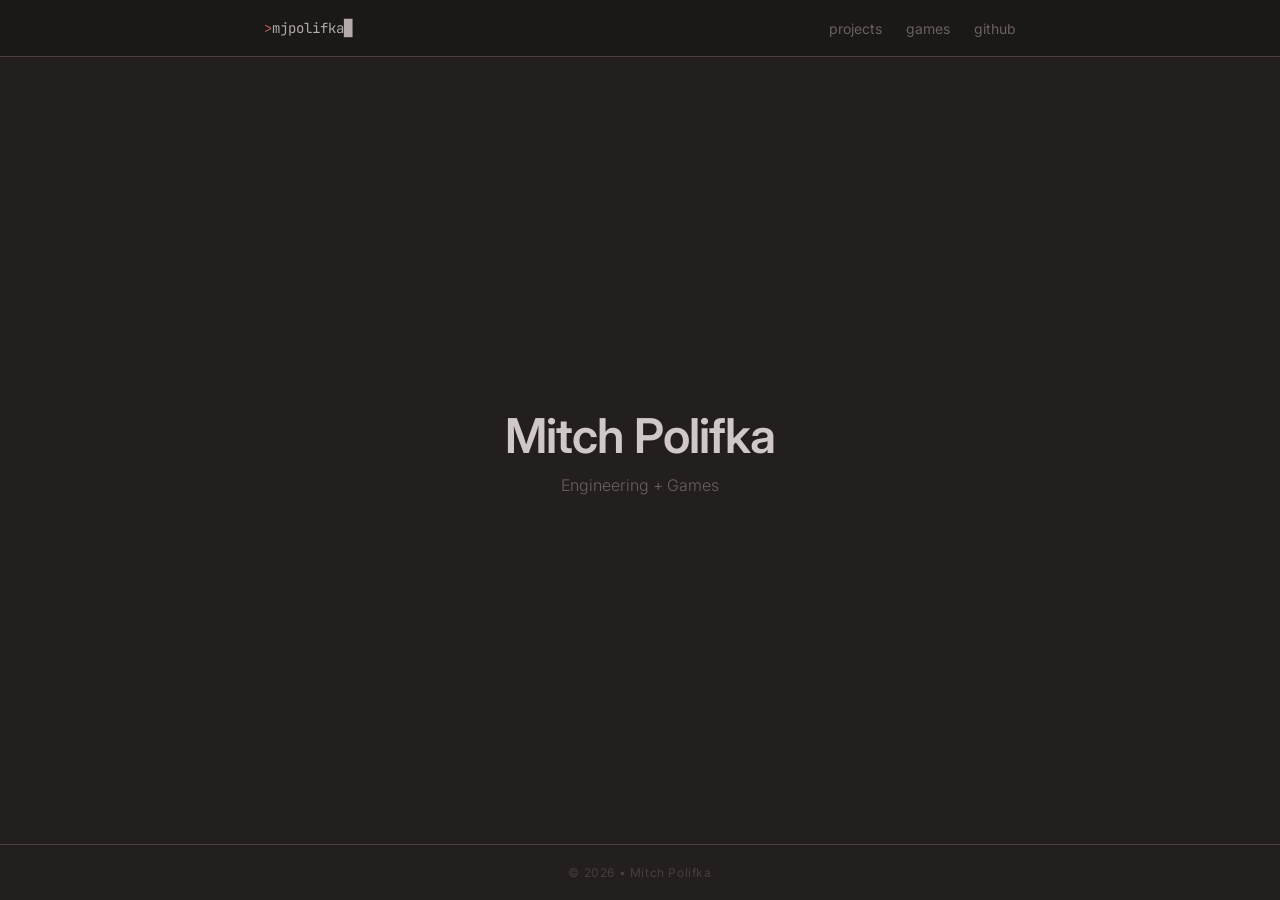
<file: index.html>
<!DOCTYPE html>
<html lang="en">
<head>
  <meta charset="UTF-8" />
  <meta name="viewport" content="width=device-width, initial-scale=1.0" />
  <title>Mitch Polifka</title>
  <link rel="preconnect" href="https://fonts.googleapis.com" />
  <link rel="preconnect" href="https://fonts.gstatic.com" crossorigin />
  <link href="https://fonts.googleapis.com/css2?family=Inter:wght@300;400;600&family=JetBrains+Mono:wght@400&display=swap" rel="stylesheet" />
  <link rel="stylesheet" href="style.css">
</head>
<body>

  <header class="header">
    <nav class="nav">
      <a class="logo" href="/">
        <span class="logo-prompt">&gt;</span>
        <span class="logo-text"> mjpolifka </span>
        <span class="logo-cursor">&#x2588;</span>
      </a>
      <ul class="nav-links">
        <li><a href="/projects.html">projects</a></li>
        <li><a href="/games.html">games</a></li>
        <li><a href="https://github.com/mjpolifka" target="_blank" rel="noopener">github</a></li>
      </ul>
    </nav>
  </header>

  <main class="main">
    <div class="hero">
      <h1 class="hero-title">Mitch Polifka</h1>
      <p class="hero-sub">Engineering + Games</p>
    </div>
  </main>

  <footer class="footer">
    <p>© 2026 • Mitch Polifka</p>
  </footer>

</body>
</html>
</file>
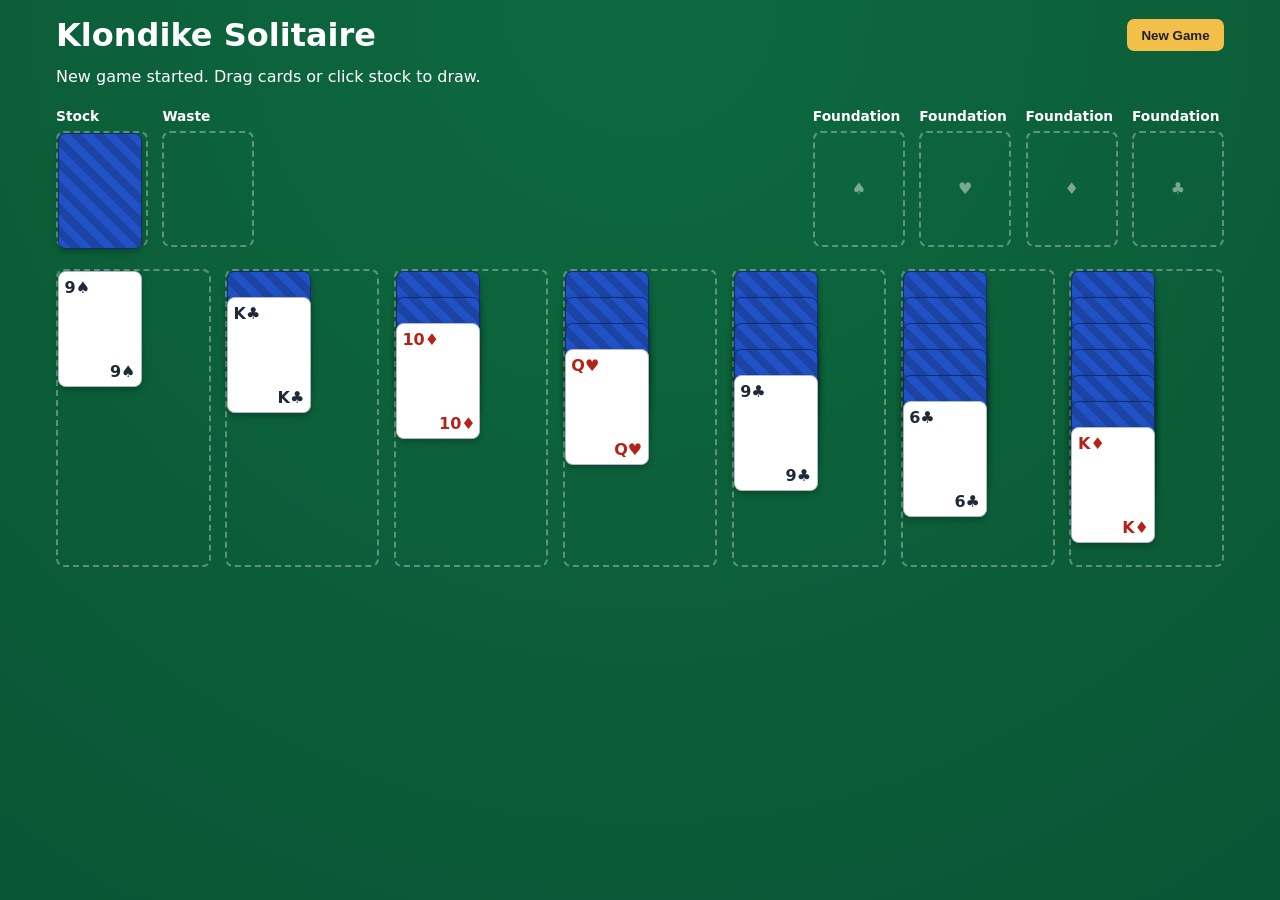
<file: solitAIre/index.html>
<!DOCTYPE html>
<html lang="en">
  <head>
    <meta charset="UTF-8" />
    <meta name="viewport" content="width=device-width, initial-scale=1.0" />
    <title>Klondike Solitaire</title>
    <link rel="stylesheet" href="styles.css" />
  </head>
  <body>
    <main class="game-shell">
      <header class="top-bar">
        <h1>Klondike Solitaire</h1>
        <div class="controls">
          <button id="new-game" type="button">New Game</button>
        </div>
      </header>

      <section class="status-row">
        <p id="status">Drag cards to move them. Click stock to draw.</p>
      </section>

      <section class="board" aria-label="Solitaire board">
        <div class="row top-row">
          <div class="pile-slot" data-pile-type="stock" data-pile-index="0">
            <h2>Stock</h2>
            <div id="stock" class="pile cards-stack" role="button" tabindex="0" aria-label="Stock pile"></div>
          </div>
          <div class="pile-slot" data-pile-type="waste" data-pile-index="0">
            <h2>Waste</h2>
            <div id="waste" class="pile" aria-label="Waste pile"></div>
          </div>
          <div class="spacer"></div>
          <div id="foundations" class="foundations"></div>
        </div>

        <div id="tableau" class="tableau-row"></div>
      </section>
    </main>

    <dialog id="win-modal">
      <h2>You won! 🎉</h2>
      <p>Great game. Start another?</p>
      <form method="dialog">
        <button id="play-again" value="default">Play again</button>
      </form>
    </dialog>

    <script src="app.js"></script>
  </body>
</html>
</file>
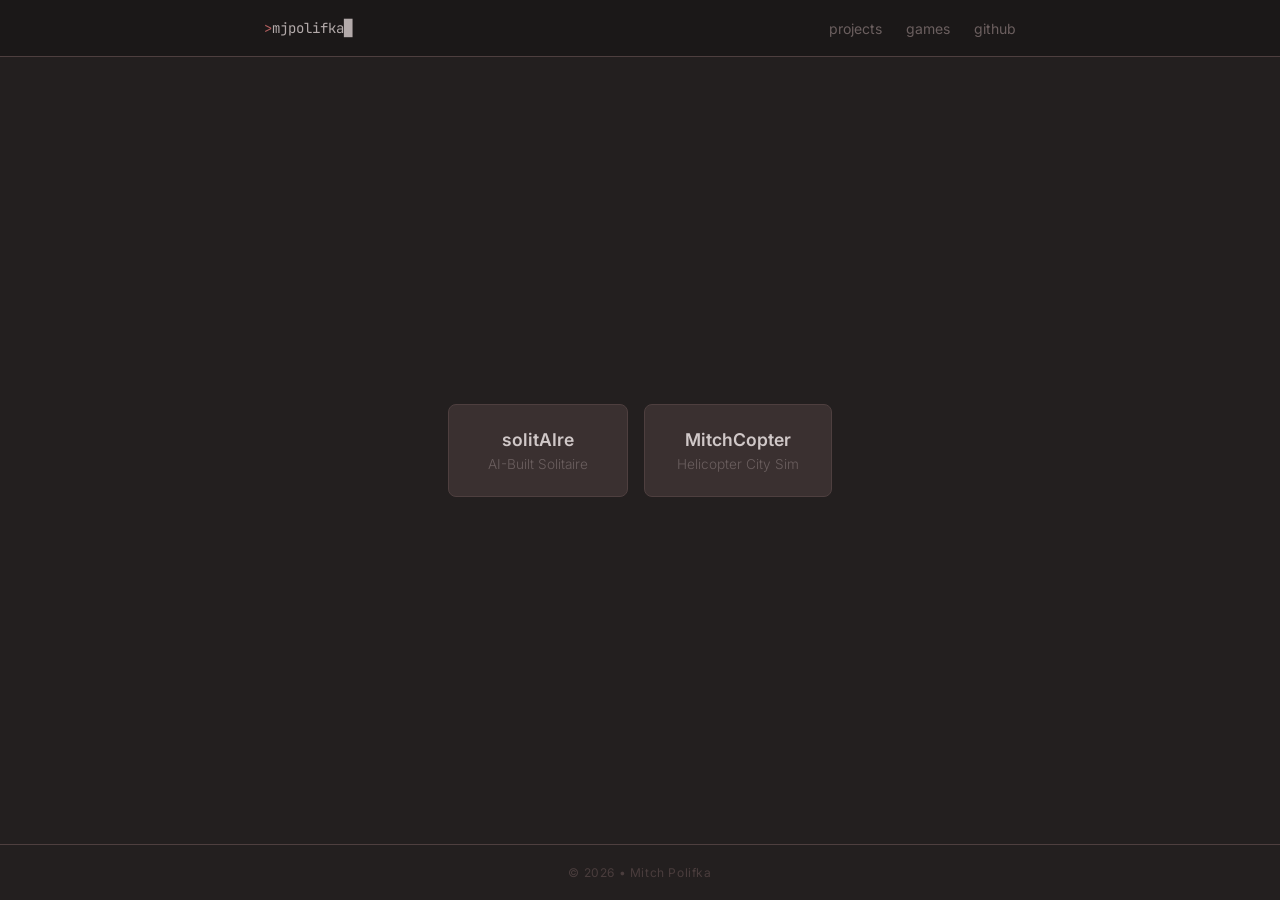
<file: games.html>
<!DOCTYPE html>
<html lang="en">
<head>
  <meta charset="UTF-8" />
  <meta name="viewport" content="width=device-width, initial-scale=1.0" />
  <title>Games | Mitch Polifka</title>
  <link rel="preconnect" href="https://fonts.googleapis.com" />
  <link rel="preconnect" href="https://fonts.gstatic.com" crossorigin />
  <link href="https://fonts.googleapis.com/css2?family=Inter:wght@300;400;600&family=JetBrains+Mono:wght@400&display=swap" rel="stylesheet" />
  <link rel="stylesheet" href="style.css">
</head>
<body>

  <header class="header">
    <nav class="nav">
      <a class="logo" href="/">
        <span class="logo-prompt">&gt;</span>
        <span class="logo-text"> mjpolifka </span>
        <span class="logo-cursor">&#x2588;</span>
      </a>
      <ul class="nav-links">
        <li><a href="/projects.html">projects</a></li>
        <li><a href="/games.html">games</a></li>
        <li><a href="https://github.com/mjpolifka" target="_blank" rel="noopener">github</a></li>
      </ul>
    </nav>
  </header>

  <main class="main">
    <section class="projects">
      <a href="https://mjpolifka.github.io/solitAIre/" class="project-card">
        <h2 class="project-name">solitAIre</h2>
        <p class="project-desc">AI-Built Solitaire</p>
      </a>
      <a href="https://mjpolifka.github.io/MitchCopter" class="project-card">
        <h2 class="project-name">MitchCopter</h2>
        <p class="project-desc">Helicopter City Sim</p>
      </a>
    </section>
  </main>

  <footer class="footer">
    <p>© 2026 • Mitch Polifka</p>
  </footer>

</body>
</html>
</file>
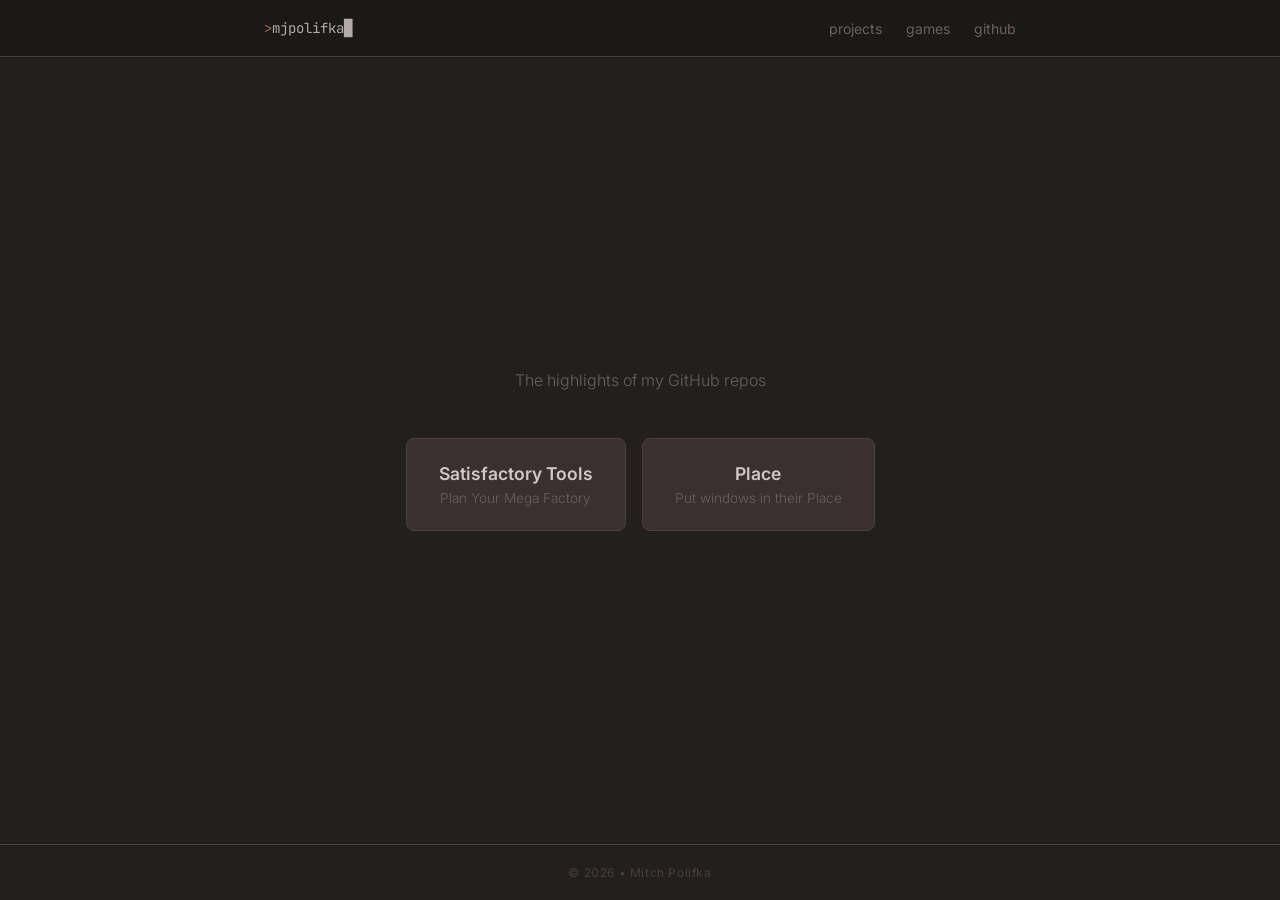
<file: projects.html>
<!DOCTYPE html>
<html lang="en">
<head>
  <meta charset="UTF-8" />
  <meta name="viewport" content="width=device-width, initial-scale=1.0" />
  <title>Projects | Mitch Polifka</title>
  <link rel="preconnect" href="https://fonts.googleapis.com" />
  <link rel="preconnect" href="https://fonts.gstatic.com" crossorigin />
  <link href="https://fonts.googleapis.com/css2?family=Inter:wght@300;400;600&family=JetBrains+Mono:wght@400&display=swap" rel="stylesheet" />
  <link rel="stylesheet" href="style.css">
</head>
<body>

  <header class="header">
    <nav class="nav">
      <a class="logo" href="/">
        <span class="logo-prompt">&gt;</span>
        <span class="logo-text"> mjpolifka </span>
        <span class="logo-cursor">&#x2588;</span>
      </a>
      <ul class="nav-links">
        <li><a href="/projects.html">projects</a></li>
        <li><a href="/games.html">games</a></li>
        <li><a href="https://github.com/mjpolifka" target="_blank" rel="noopener">github</a></li>
      </ul>
    </nav>
  </header>

  <main class="main">
    <div class="hero">
      <p class="hero-sub">The highlights of my GitHub repos</p>
    </div>
    <section class="projects">
      <a href="https://github.com/mjpolifka/satisfactory-tools" class="project-card">
        <h2 class="project-name">Satisfactory Tools</h2>
        <p class="project-desc">Plan Your Mega Factory</p>
      </a>
      <a href="https://github.com/mjpolifka/place" class="project-card">
        <h2 class="project-name">Place</h2>
        <p class="project-desc">Put windows in their Place</p>
      </a>
    </section>
  </main>

  <footer class="footer">
    <p>© 2026 • Mitch Polifka</p>
  </footer>

</body>
</html>
</file>
<file: style.css>
*, *::before, *::after {
  box-sizing: border-box;
  margin: 0;
  padding: 0;
}

:root {
  --bg:           #231f1f;
  --nav-bg:       #1b1818;
  --text:         #b3aaaa;
  --text-bright:  #d0c8c8;
  --text-muted:   #6b5f5f;
  --text-dim:     #4a3d3d;
  --border:       #4e3f3f;
  --accent:       #b56060;
  --card-bg:      #3a3030;
  --card-hover:   #443838;
}

html, body {
  height: 100%;
}

body {
  font-family: 'Inter', -apple-system, BlinkMacSystemFont, 'Segoe UI', sans-serif;
  background: var(--bg);
  color: var(--text);
  min-height: 100vh;
  display: flex;
  flex-direction: column;
  -webkit-font-smoothing: antialiased;
}

/* ── Header / Nav ── */

.header {
  background: var(--nav-bg);
  border-bottom: 1px solid var(--border);
  position: sticky;
  top: 0;
  z-index: 10;
}

.nav {
  max-width: 800px;
  margin: 0 auto;
  padding: 0 1.5rem;
  height: 56px;
  display: flex;
  align-items: center;
  justify-content: space-between;
}

.logo {
  font-family: 'JetBrains Mono', 'Courier New', monospace;
  font-size: 14px;
  color: var(--text);
  text-decoration: none;
  display: flex;
  align-items: center;
  gap: 0;
}

.logo-prompt {
  color: var(--accent);
}

.logo-cursor {
  color: var(--text);
  animation: blink 1s step-end infinite;
}

@keyframes blink {
  50% { opacity: 0; }
}

.nav-links {
  list-style: none;
  display: flex;
  gap: 1.5rem;
}

.nav-links a {
  color: var(--text-muted);
  text-decoration: none;
  font-size: 14px;
  font-weight: 400;
  transition: color 0.2s;
}

.nav-links a:hover {
  color: var(--text);
}

/* ── Main ── */

.main {
  flex: 1;
  display: flex;
  flex-direction: column;
  align-items: center;
  justify-content: center;
  padding: 4rem 1.5rem;
  gap: 3rem;
}

/* ── Hero ── */

.hero {
  text-align: center;
  display: flex;
  flex-direction: column;
  align-items: center;
  gap: 0.6rem;
}

.hero-title {
  font-size: clamp(2rem, 6vw, 3rem);
  font-weight: 600;
  letter-spacing: -0.02em;
  color: var(--text-bright);
}

.hero-sub {
  font-size: 1rem;
  color: var(--text-muted);
  font-weight: 300;
}

.hero-icons {
  display: flex;
  gap: 1rem;
  margin-top: 0.5rem;
}

.icon-link {
  color: var(--text-dim);
  display: flex;
  align-items: center;
  transition: color 0.2s;
}

.icon-link:hover {
  color: var(--text);
}

/* ── Projects ── */

.projects {
  display: flex;
  gap: 1rem;
  flex-wrap: wrap;
  justify-content: center;
}

.project-card {
  display: block;
  background: var(--card-bg);
  border: 1px solid var(--border);
  border-radius: 8px;
  padding: 1.5rem 2rem;
  text-decoration: none;
  color: var(--text);
  min-width: 180px;
  text-align: center;
  transition: background 0.2s, border-color 0.2s, transform 0.15s;
}

.project-card:hover {
  background: var(--card-hover);
  border-color: var(--accent);
  transform: translateY(-2px);
}

.project-name {
  font-size: 1.1rem;
  font-weight: 600;
  margin-bottom: 0.35rem;
  color: var(--text-bright);
}

.project-desc {
  font-size: 0.85rem;
  color: var(--text-muted);
  font-weight: 300;
}

/* ── Footer ── */

.footer {
  padding: 1.25rem;
  text-align: center;
  font-size: 12px;
  color: var(--text-dim);
  border-top: 1px solid var(--border);
  letter-spacing: 0.05em;
}

/* ── Mobile ── */

@media (max-width: 520px) {
  .hero-title { font-size: 1.75rem; }
  .projects { flex-direction: column; align-items: center; }
  .project-card { width: 100%; max-width: 300px; }
}
</file>
<file: solitAIre/styles.css>
:root {
  color-scheme: light;
  --felt: #0d6a40;
  --felt-dark: #0a5533;
  --card: #ffffff;
  --accent: #f2bf49;
  --text: #1a1a1a;
  --muted: #dbdbdb;
  --red: #b42318;
  --black: #1f2937;
}

* {
  box-sizing: border-box;
}

body {
  margin: 0;
  min-height: 100vh;
  font-family: Inter, system-ui, -apple-system, Segoe UI, Roboto, sans-serif;
  color: #fff;
  background: radial-gradient(circle at top, var(--felt), var(--felt-dark));
}

.game-shell {
  max-width: 1200px;
  margin: 0 auto;
  padding: 1rem;
}

.top-bar {
  display: flex;
  align-items: center;
  justify-content: space-between;
  gap: 1rem;
  flex-wrap: wrap;
}

h1,
h2,
p {
  margin: 0;
}

.controls {
  display: flex;
  gap: 0.5rem;
}

button {
  border: 0;
  border-radius: 0.45rem;
  padding: 0.55rem 0.9rem;
  font-weight: 700;
  cursor: pointer;
  background: var(--accent);
  color: #1f1f1f;
}

.status-row {
  margin: 0.8rem 0 1.2rem;
  min-height: 1.4rem;
}

.board {
  display: flex;
  flex-direction: column;
  gap: 1.4rem;
}

.row {
  display: flex;
  gap: 0.9rem;
}

.top-row {
  align-items: flex-start;
}

.spacer {
  flex: 1;
}

.pile-slot {
  min-width: 92px;
}

.pile-slot h2 {
  font-size: 0.86rem;
  margin-bottom: 0.4rem;
  font-weight: 600;
}

.pile,
.foundation,
.tableau-pile {
  min-width: 84px;
  min-height: 116px;
  border: 2px dashed rgba(255, 255, 255, 0.33);
  border-radius: 0.5rem;
  position: relative;
}

.cards-stack .card {
  top: 0;
  left: 0;
}

.foundations {
  display: flex;
  gap: 0.9rem;
}

.tableau-row {
  display: grid;
  grid-template-columns: repeat(7, minmax(84px, 1fr));
  gap: 0.9rem;
}

.card {
  width: 84px;
  height: 116px;
  border-radius: 0.48rem;
  background: var(--card);
  border: 1px solid #b2b9c2;
  color: var(--black);
  display: flex;
  justify-content: space-between;
  align-items: flex-start;
  padding: 0.35rem;
  font-weight: 800;
  position: absolute;
  box-shadow: 0 3px 6px rgba(0, 0, 0, 0.24);
  cursor: pointer;
}

.card.face-down {
  background: repeating-linear-gradient(
    45deg,
    #2051c5,
    #2051c5 8px,
    #1b44a4 8px,
    #1b44a4 16px
  );
  color: transparent;
  border-color: #0f2c70;
}

.card.red {
  color: var(--red);
}

.card.selected {
  outline: 3px solid var(--accent);
  transform: translateY(-2px);
}

.card .bottom-rank {
  align-self: flex-end;
}

.tableau-pile .card {
  left: 0;
}

.foundation::after {
  content: attr(data-label);
  position: absolute;
  inset: 0;
  display: grid;
  place-items: center;
  opacity: 0.45;
  font-weight: 700;
}

dialog {
  border: none;
  border-radius: 0.8rem;
  padding: 1.2rem;
}

@media (max-width: 900px) {
  .tableau-row {
    grid-template-columns: repeat(4, minmax(84px, 1fr));
  }
}
</file>
